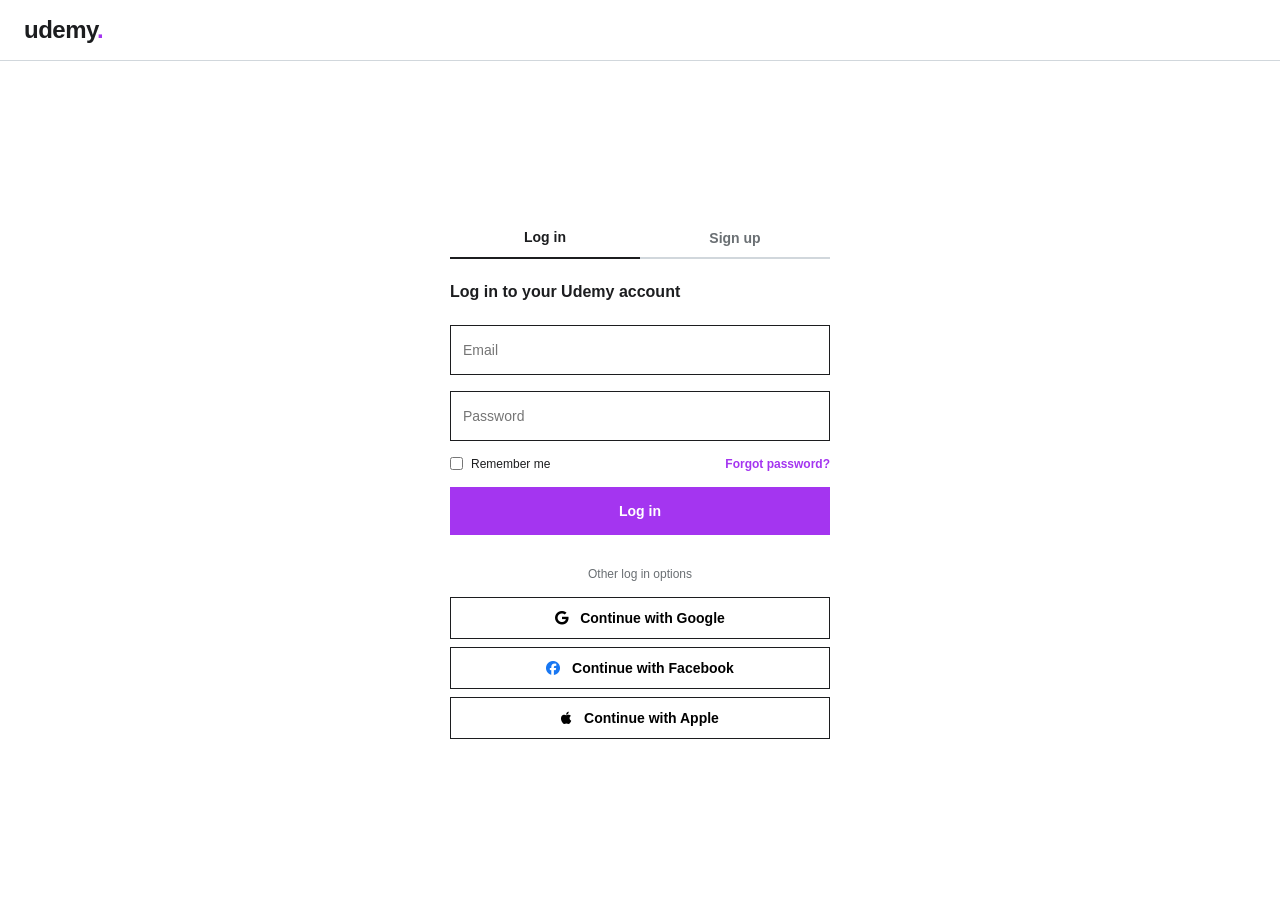
<file: login.html>
<!DOCTYPE html>
<html lang="en">
<head>
  <meta charset="UTF-8" />
  <meta name="viewport" content="width=device-width, initial-scale=1.0" />
  <title>Udemy - Log In & Sign Up</title>
  <link href="https://cdnjs.cloudflare.com/ajax/libs/font-awesome/6.4.0/css/all.min.css" rel="stylesheet" />
  <style>
    :root {
      --udemy-purple: #a435f0;
      --udemy-purple-hover: #8710d8;
      --text-dark: #1c1d1f;
      --text-muted: #6a6f73;
      --border-gray: #d1d7dc;
      --bg-light: #f7f9fa;
    }

    * {
      box-sizing: border-box;
      margin: 0;
      padding: 0;
      font-family: 'Udemy Sans', -apple-system, BlinkMacSystemFont, Roboto, 'Segoe UI', Helvetica, Arial, sans-serif;
    }

    body {
      background-color: #ffffff;
      color: var(--text-dark);
      display: flex;
      flex-direction: column;
      min-height: 100vh;
    }

    /* Header */
    header {
      padding: 16px 24px;
      border-bottom: 1px solid var(--border-gray);
    }

    .logo {
      font-size: 24px;
      font-weight: 700;
      color: var(--text-dark);
      text-decoration: none;
      letter-spacing: -0.5px;
    }

    .logo span {
      color: var(--udemy-purple);
    }

    /* Main Container */
    main {
      flex: 1;
      display: flex;
      justify-content: center;
      align-items: center;
      padding: 40px 16px;
    }

    .auth-card {
      width: 100%;
      max-width: 380px;
    }

    .auth-card h2 {
      font-size: 16px;
      font-weight: 700;
      margin-bottom: 24px;
      color: var(--text-dark);
    }

    /* Tab Switcher */
    .tabs {
      display: flex;
      border-bottom: 2px solid var(--border-gray);
      margin-bottom: 24px;
    }

    .tab-btn {
      flex: 1;
      padding: 12px;
      background: none;
      border: none;
      font-size: 14px;
      font-weight: 700;
      color: var(--text-muted);
      cursor: pointer;
      position: relative;
      bottom: -2px;
    }

    .tab-btn.active {
      color: var(--text-dark);
      border-bottom: 2px solid var(--text-dark);
    }

    /* Forms */
    .form-group {
      margin-bottom: 16px;
      position: relative;
    }

    .input-field {
      width: 100%;
      padding: 16px 12px;
      border: 1px solid var(--text-dark);
      font-size: 14px;
      outline: none;
    }

    .input-field:focus {
      border-color: var(--udemy-purple);
    }

    /* Checkbox & Options */
    .options-row {
      display: flex;
      justify-content: space-between;
      align-items: center;
      font-size: 12px;
      margin-bottom: 16px;
    }

    .checkbox-container {
      display: flex;
      align-items: center;
      gap: 8px;
      cursor: pointer;
    }

    .forgot-link {
      color: var(--udemy-purple);
      text-decoration: none;
      font-weight: 700;
    }

    .forgot-link:hover {
      color: var(--udemy-purple-hover);
    }

    /* Buttons */
    .btn-submit {
      width: 100%;
      padding: 16px;
      background-color: var(--udemy-purple);
      color: #ffffff;
      border: none;
      font-size: 14px;
      font-weight: 700;
      cursor: pointer;
      margin-bottom: 16px;
    }

    .btn-submit:hover {
      background-color: var(--udemy-purple-hover);
    }

    /* Social Logins */
    .divider {
      text-align: center;
      font-size: 12px;
      color: var(--text-muted);
      margin: 16px 0;
      position: relative;
    }

    .social-btn {
      width: 100%;
      padding: 12px;
      background: #ffffff;
      border: 1px solid var(--text-dark);
      font-size: 14px;
      font-weight: 700;
      cursor: pointer;
      display: flex;
      align-items: center;
      justify-content: center;
      gap: 12px;
      margin-bottom: 8px;
    }

    .social-btn:hover {
      background-color: var(--bg-light);
    }

    /* Toggle Forms Display */
    .form-content {
      display: none;
    }

    .form-content.active {
      display: block;
    }
  </style>
</head>
<body>

  <header>
    <a href="index.html" class="logo">udemy<span>.</span></a>
  </header>

  <main>
    <div class="auth-card">
      <div class="tabs">
        <button class="tab-btn active" onclick="switchTab('login')">Log in</button>
        <button class="tab-btn" onclick="switchTab('signup')">Sign up</button>
      </div>

      <div id="login-form" class="form-content active">
        <h2>Log in to your Udemy account</h2>
        <form onsubmit="handleAuth(event, 'Login')">
          <div class="form-group">
            <input type="email" class="input-field" placeholder="Email" required />
          </div>
          <div class="form-group">
            <input type="password" class="input-field" placeholder="Password" required />
          </div>
          <div class="options-row">
            <label class="checkbox-container">
              <input type="checkbox" /> Remember me
            </label>
            <a href="#" class="forgot-link">Forgot password?</a>
          </div>
          <button type="submit" class="btn-submit">Log in</button>
        </form>

        <div class="divider">Other log in options</div>
        <button class="social-btn"><i class="fa-brands fa-google"></i> Continue with Google</button>
        <button class="social-btn"><i class="fa-brands fa-facebook" style="color: #1877f2;"></i> Continue with Facebook</button>
        <button class="social-btn"><i class="fa-brands fa-apple"></i> Continue with Apple</button>
      </div>

      <div id="signup-form" class="form-content">
        <h2>Sign up and start learning</h2>
        <form onsubmit="handleAuth(event, 'Sign Up')">
          <div class="form-group">
            <input type="text" class="input-field" placeholder="Full name" required />
          </div>
          <div class="form-group">
            <input type="email" class="input-field" placeholder="Email" required />
          </div>
          <div class="form-group">
            <input type="password" class="input-field" placeholder="Password" required />
          </div>
          <div class="options-row">
            <label class="checkbox-container">
              <input type="checkbox" checked /> Send me special offers and recommendations
            </label>
          </div>
          <button type="submit" class="btn-submit">Sign up</button>
        </form>

        <div class="divider">Other sign up options</div>
        <button class="social-btn"><i class="fa-brands fa-google"></i> Continue with Google</button>
        <button class="social-btn"><i class="fa-brands fa-facebook" style="color: #1877f2;"></i> Continue with Facebook</button>
      </div>
    </div>
  </main>

  <script>
    function switchTab(tab) {
      const loginForm = document.getElementById('login-form');
      const signupForm = document.getElementById('signup-form');
      const tabs = document.querySelectorAll('.tab-btn');

      if (tab === 'login') {
        loginForm.classList.add('active');
        signupForm.classList.remove('active');
        tabs[0].classList.add('active');
        tabs[1].classList.remove('active');
      } else {
        signupForm.classList.add('active');
        loginForm.classList.remove('active');
        tabs[1].classList.add('active');
        tabs[0].classList.remove('active');
      }
    }

    function handleAuth(event, type) {
      event.preventDefault();
      alert(`${type} submitted successfully!`);
    }
  </script>
</body>
</html>
</file>
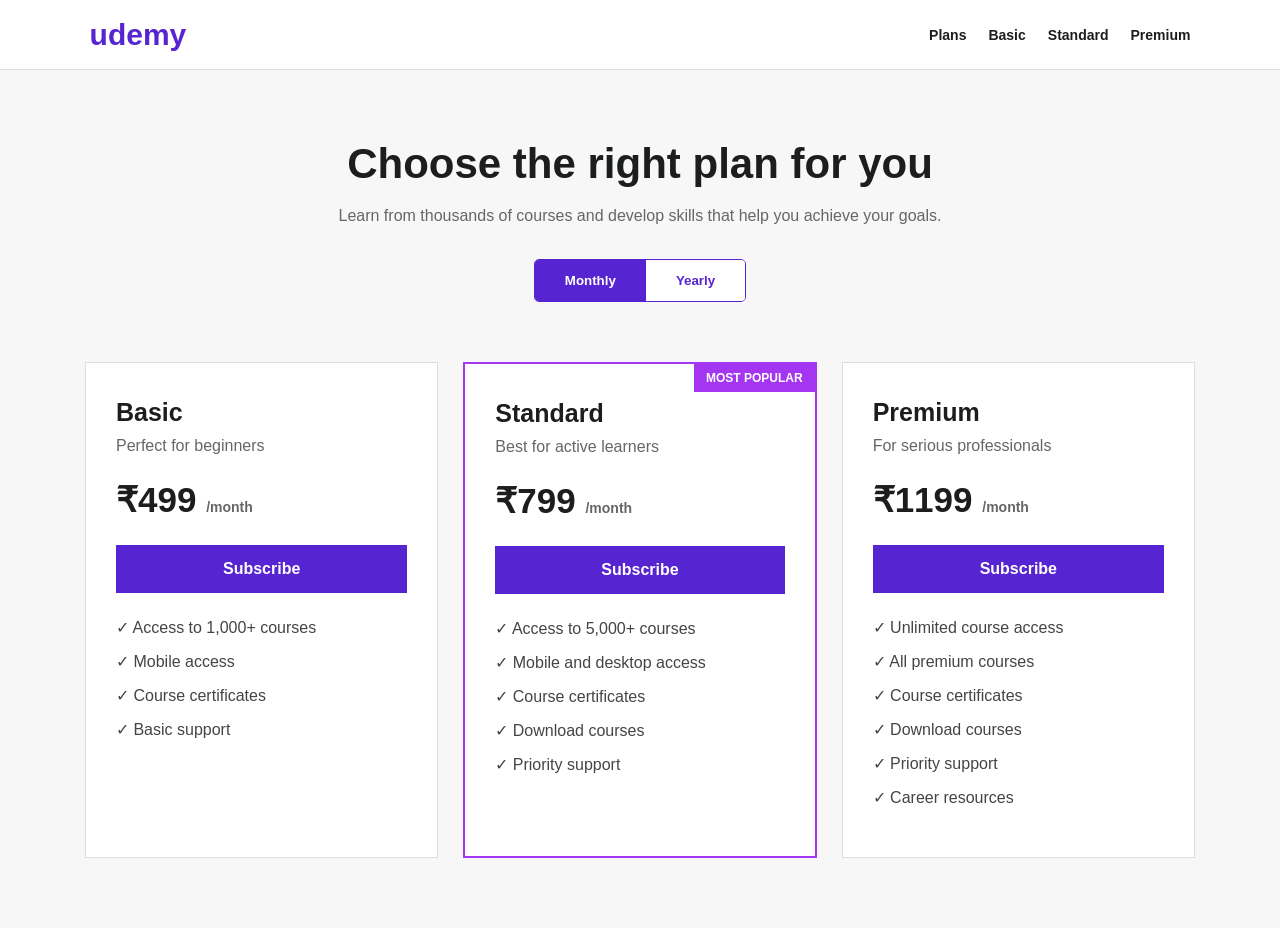
<file: subscription.html>
<!DOCTYPE html>
<html lang="en">

<head>
    <meta charset="UTF-8">
    <meta name="viewport" content="width=device-width, initial-scale=1.0">
    <title>Udemy Subscription</title>
    <link rel="stylesheet" href="subscription.css">
</head>

<body>

<header class="subscription-header">
    <a href="index.html" class="logo">udemy</a>
    <nav class="header-nav">
        <a href="#plans">Plans</a>
        <a href="#basic">Basic</a>
        <a href="#standard">Standard</a>
        <a href="#premium">Premium</a>
    </nav>
</header>

<section class="subscription-hero">
    <h1>Choose the right plan for you</h1>
    <p>
        Learn from thousands of courses and develop
        skills that help you achieve your goals.
    </p>

    <div class="billing-toggle">
        <button id="monthlyBtn" class="active" onclick="changeBilling('monthly')">
            Monthly
        </button>
        <button id="yearlyBtn" onclick="changeBilling('yearly')">
            Yearly
        </button>
    </div>
</section>

<section class="plans" id="plans">

    <div class="plan-card" id="basic">
        <h2>Basic</h2>
        <p class="plan-description">Perfect for beginners</p>
        <div class="price">
            ₹<span id="basicPrice">499</span>
            <small id="basicPeriod">/month</small>
        </div>
        <a href="#subscriptionMessage" onclick="subscribe('Basic')" class="subscribe-btn">Subscribe</a>
        <ul>
            <li>✓ Access to 1,000+ courses</li>
            <li>✓ Mobile access</li>
            <li>✓ Course certificates</li>
            <li>✓ Basic support</li>
        </ul>
    </div>

    <div class="plan-card popular" id="standard">
        <div class="popular-label">MOST POPULAR</div>
        <h2>Standard</h2>
        <p class="plan-description">Best for active learners</p>
        <div class="price">
            ₹<span id="standardPrice">799</span>
            <small id="standardPeriod">/month</small>
        </div>
        <a href="#subscriptionMessage" onclick="subscribe('Standard')" class="subscribe-btn">Subscribe</a>
        <ul>
            <li>✓ Access to 5,000+ courses</li>
            <li>✓ Mobile and desktop access</li>
            <li>✓ Course certificates</li>
            <li>✓ Download courses</li>
            <li>✓ Priority support</li>
        </ul>
    </div>

    <div class="plan-card" id="premium">
        <h2>Premium</h2>
        <p class="plan-description">For serious professionals</p>
        <div class="price">
            ₹<span id="premiumPrice">1199</span>
            <small id="premiumPeriod">/month</small>
        </div>
        <a href="#subscriptionMessage" onclick="subscribe('Premium')" class="subscribe-btn">Subscribe</a>
        <ul>
            <li>✓ Unlimited course access</li>
            <li>✓ All premium courses</li>
            <li>✓ Course certificates</li>
            <li>✓ Download courses</li>
            <li>✓ Priority support</li>
            <li>✓ Career resources</li>
        </ul>
    </div>

</section>

<div id="subscriptionMessage" class="subscription-message"></div>

<script src="subscription.js"></script>

</body>
</html>
</file>
<file: subscription.css>
* {
    margin: 0;
    padding: 0;
    box-sizing: border-box;
}

body {
    font-family: Arial, Helvetica, sans-serif;
    background: #f7f7f7;
    color: #1c1d1f;
}

.subscription-header {
    height: 70px;
    background: white;
    display: flex;
    align-items: center;
    justify-content: space-between;
    padding: 0 7%;
    border-bottom: 1px solid #ddd;
}

.header-nav {
    display: flex;
    gap: 22px;
}

.header-nav a {
    color: #1c1d1f;
    text-decoration: none;
    font-weight: bold;
    font-size: 14px;
}

.header-nav a:hover {
    color: #5624d0;
}

.header-nav {
    display: flex;
    gap: 22px;
}

.header-nav a {
    color: #1c1d1f;
    text-decoration: none;
    font-weight: bold;
    font-size: 14px;
}

.header-nav a:hover {
    color: #5624d0;
}

.logo {
    color: #5624d0;
    text-decoration: none;
    font-size: 30px;
    font-weight: bold;
}

.subscription-hero {
    text-align: center;
    padding: 70px 20px 40px;
}

.subscription-hero h1 {
    font-size: 42px;
    margin-bottom: 15px;
}

.subscription-hero p {
    max-width: 650px;
    margin: auto;
    color: #666;
    line-height: 1.6;
}

.billing-toggle {
    display: inline-flex;
    margin-top: 30px;
    border: 1px solid #5624d0;
    border-radius: 5px;
    overflow: hidden;
}

.billing-toggle button {
    padding: 13px 30px;
    border: none;
    background: white;
    color: #5624d0;
    cursor: pointer;
    font-weight: bold;
}

.billing-toggle button.active {
    background: #5624d0;
    color: white;
}

.plans {
    max-width: 1150px;
    margin: 20px auto 70px;
    padding: 0 20px;
    display: grid;
    grid-template-columns: repeat(3, 1fr);
    gap: 25px;
}

.plan-card {
    background: white;
    border: 1px solid #ddd;
    padding: 35px 30px;
    position: relative;
    transition: 0.3s;
}

.plan-card:hover {
    transform: translateY(-5px);
    box-shadow: 0 10px 30px rgba(0, 0, 0, 0.1);
}

.plan-card h2 {
    font-size: 25px;
    margin-bottom: 10px;
}

.plan-description {
    color: #666;
    margin-bottom: 25px;
}

.price {
    font-size: 35px;
    font-weight: bold;
    margin-bottom: 25px;
}

.price small {
    font-size: 14px;
    color: #666;
}

.subscribe-btn {
    width: 100%;
    padding: 15px;
    background: #5624d0;
    color: white;
    border: none;
    font-weight: bold;
    cursor: pointer;
    margin-bottom: 25px;
    display: block;
    text-align: center;
    text-decoration: none;
    box-sizing: border-box;
}

.subscribe-btn:hover {
    background: #4018a0;
}

.plan-card ul {
    list-style: none;
}

.plan-card li {
    margin-bottom: 15px;
    color: #444;
}

.popular {
    border: 2px solid #a435f0;
}

.popular-label {
    position: absolute;
    top: 0;
    right: 0;
    background: #a435f0;
    color: white;
    padding: 7px 12px;
    font-size: 12px;
    font-weight: bold;
}

.subscription-message {
    position: fixed;
    bottom: 30px;
    right: 30px;
    background: #1c1d1f;
    color: white;
    padding: 18px 25px;
    display: none;
    border-radius: 5px;
}

@media (max-width: 900px) {
    .plans {
        grid-template-columns: 1fr;
        max-width: 550px;
    }
}

@media (max-width: 600px) {
    .subscription-header {
        padding: 0 20px;
    }

    .subscription-hero h1 {
        font-size: 32px;
    }
}
</file>
